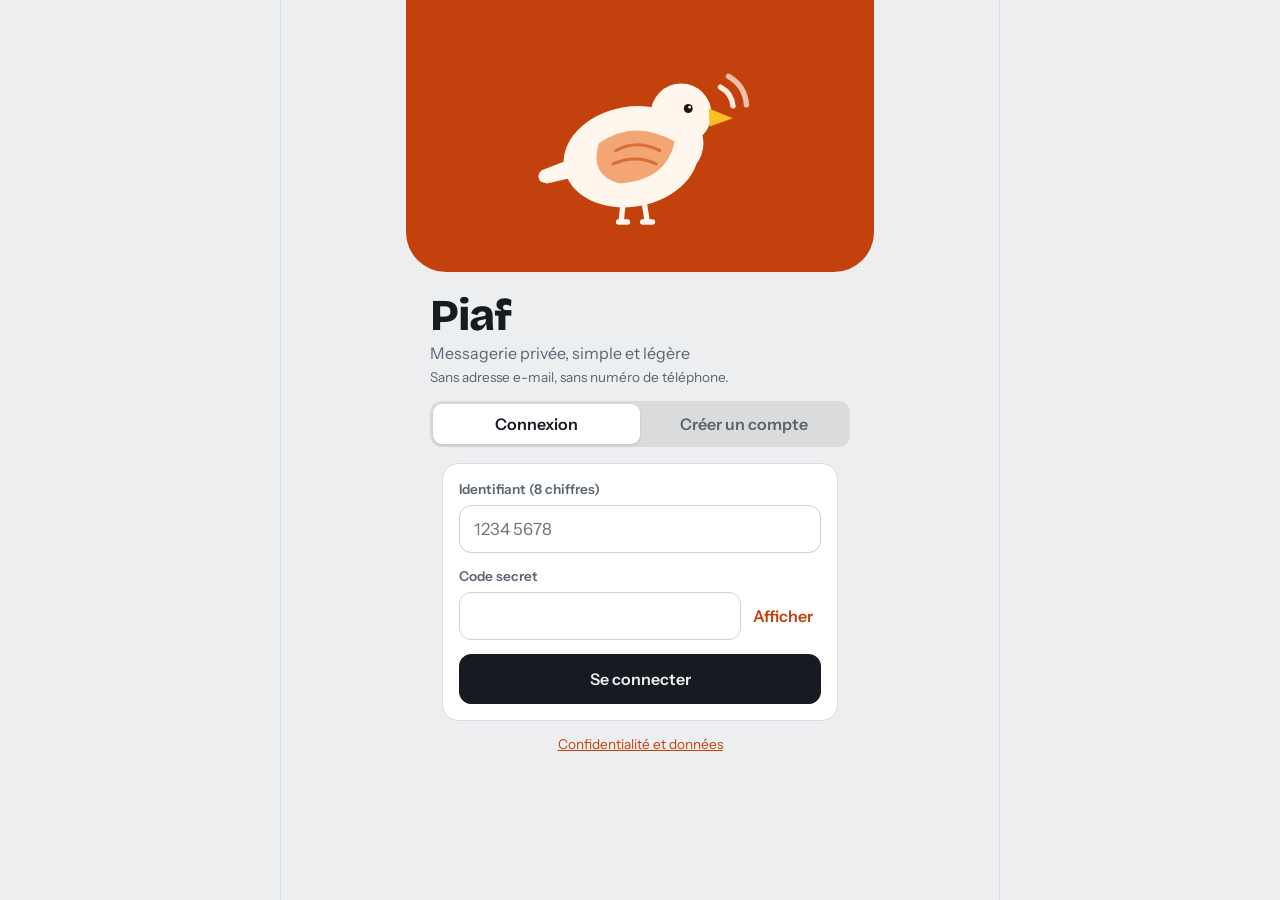
<file: index.html>
<!doctype html>
<html lang="fr">
<head>
  <meta charset="utf-8">
  <meta name="viewport" content="width=device-width, initial-scale=1, viewport-fit=cover, interactive-widget=resizes-content">
  <title>Piaf — messagerie privée</title>
  <meta name="description" content="Piaf : messagerie privée simple et légère.">
  <meta name="theme-color" content="#eceeef">
  <link rel="manifest" href="manifest.webmanifest">
  <link rel="icon" href="icons/icon.svg" type="image/svg+xml">
  <link rel="apple-touch-icon" href="icons/apple-touch-icon.png">
  <meta name="apple-mobile-web-app-capable" content="yes">
  <meta name="mobile-web-app-capable" content="yes">
  <meta name="apple-mobile-web-app-title" content="Piaf">
  <link rel="preload" href="fonts/bricolage-grotesque-latin-wght-normal.woff2" as="font" type="font/woff2" crossorigin>
  <link rel="preload" href="fonts/instrument-sans-latin-wght-normal.woff2" as="font" type="font/woff2" crossorigin>
  <link rel="stylesheet" href="style.css">
</head>
<body>
  <div id="shell">
    <div id="netbar" class="netbar" role="status" hidden></div>
    <main id="app"><div class="boot"><div class="spinner" role="status" aria-label="Chargement"></div></div></main>
  </div>
  <div id="layers"></div>
  <div id="toasts" aria-live="polite"></div>
  <noscript><p style="padding:24px">Piaf a besoin de JavaScript pour fonctionner.</p></noscript>
  <script src="vendor/supabase.js"></script>
  <script src="config.js"></script>
  <script src="app.js"></script>
  <script src="views-home.js"></script>
  <script src="views-chat.js"></script>
  <script src="views-groups.js"></script>
  <script src="views-extras.js"></script>
  <script src="assistant-calendar.js"></script>
  <script src="assistant-watch.js"></script>
  <script src="assistant-actions-kb.js"></script>
  <script src="assistant-kb.js"></script>
  <script src="assistant.js"></script>
  <script src="assistant-actions.js"></script>
</body>
</html>
</file>
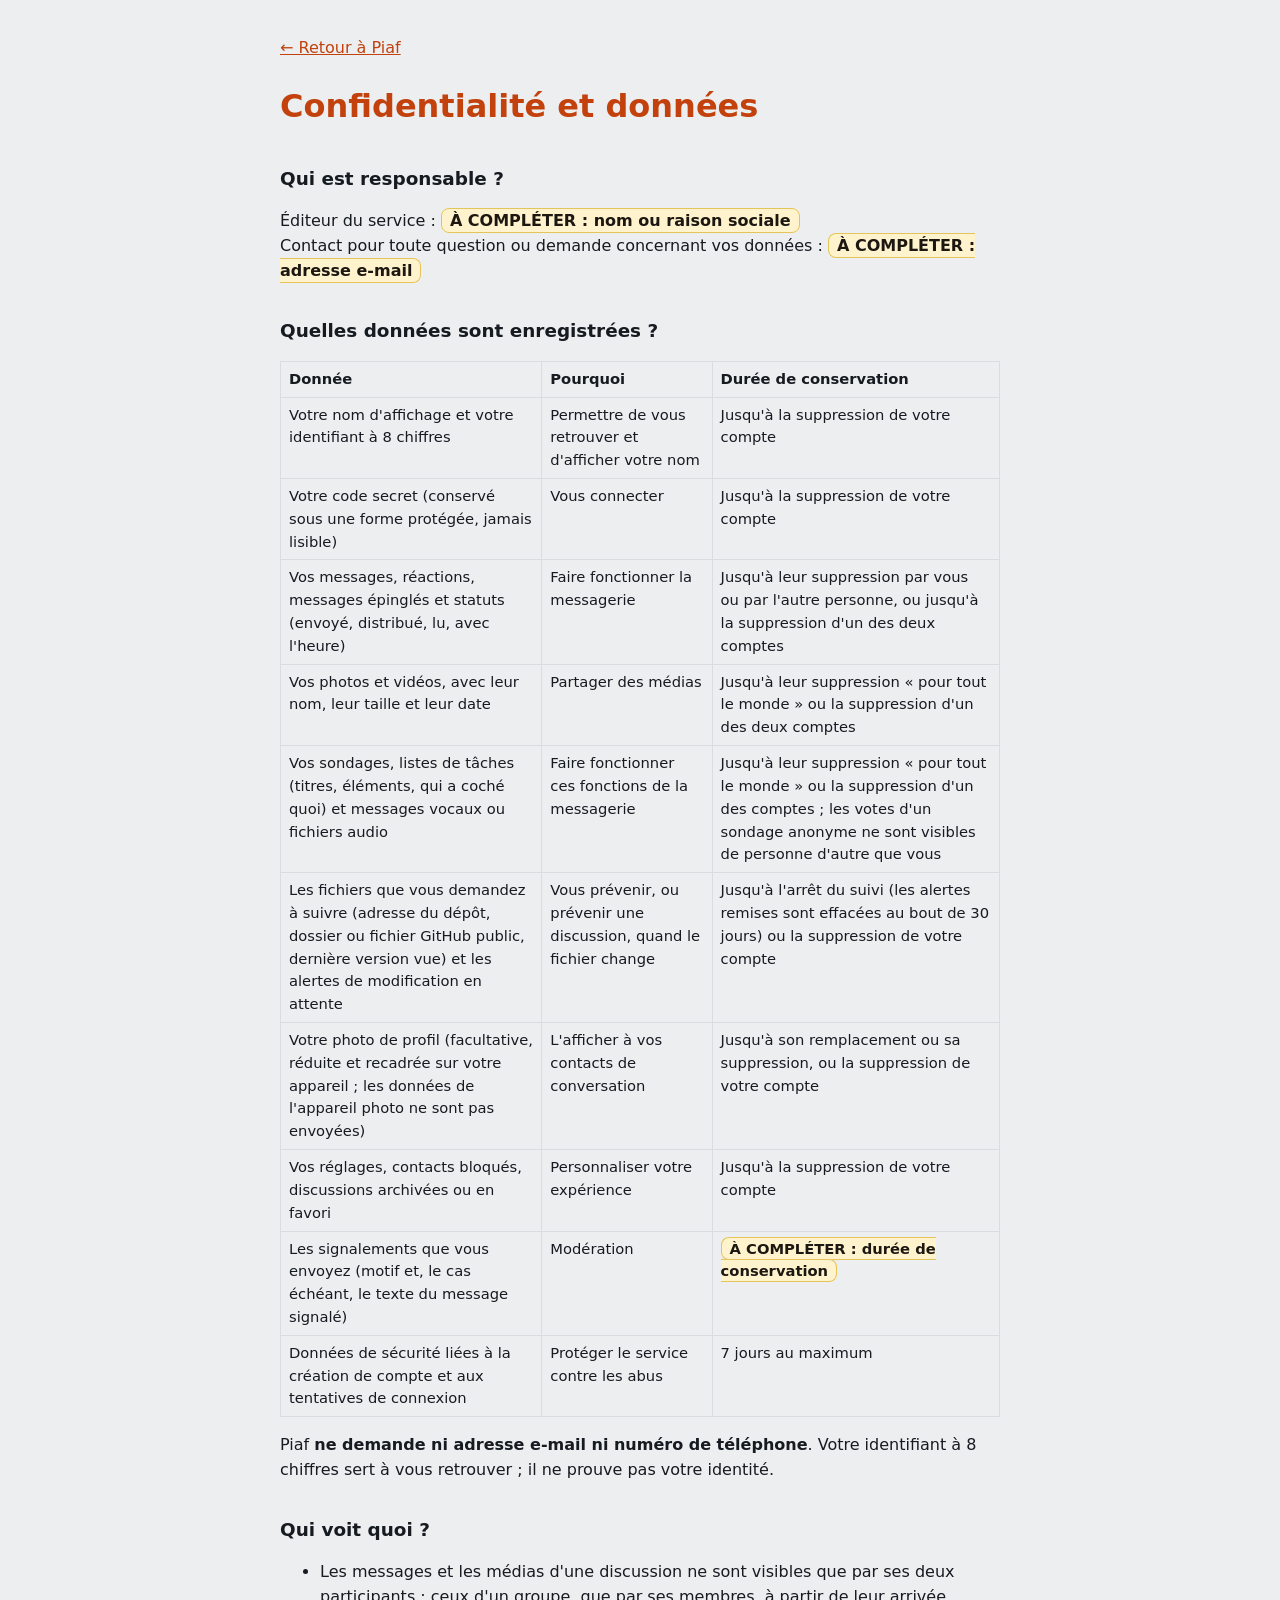
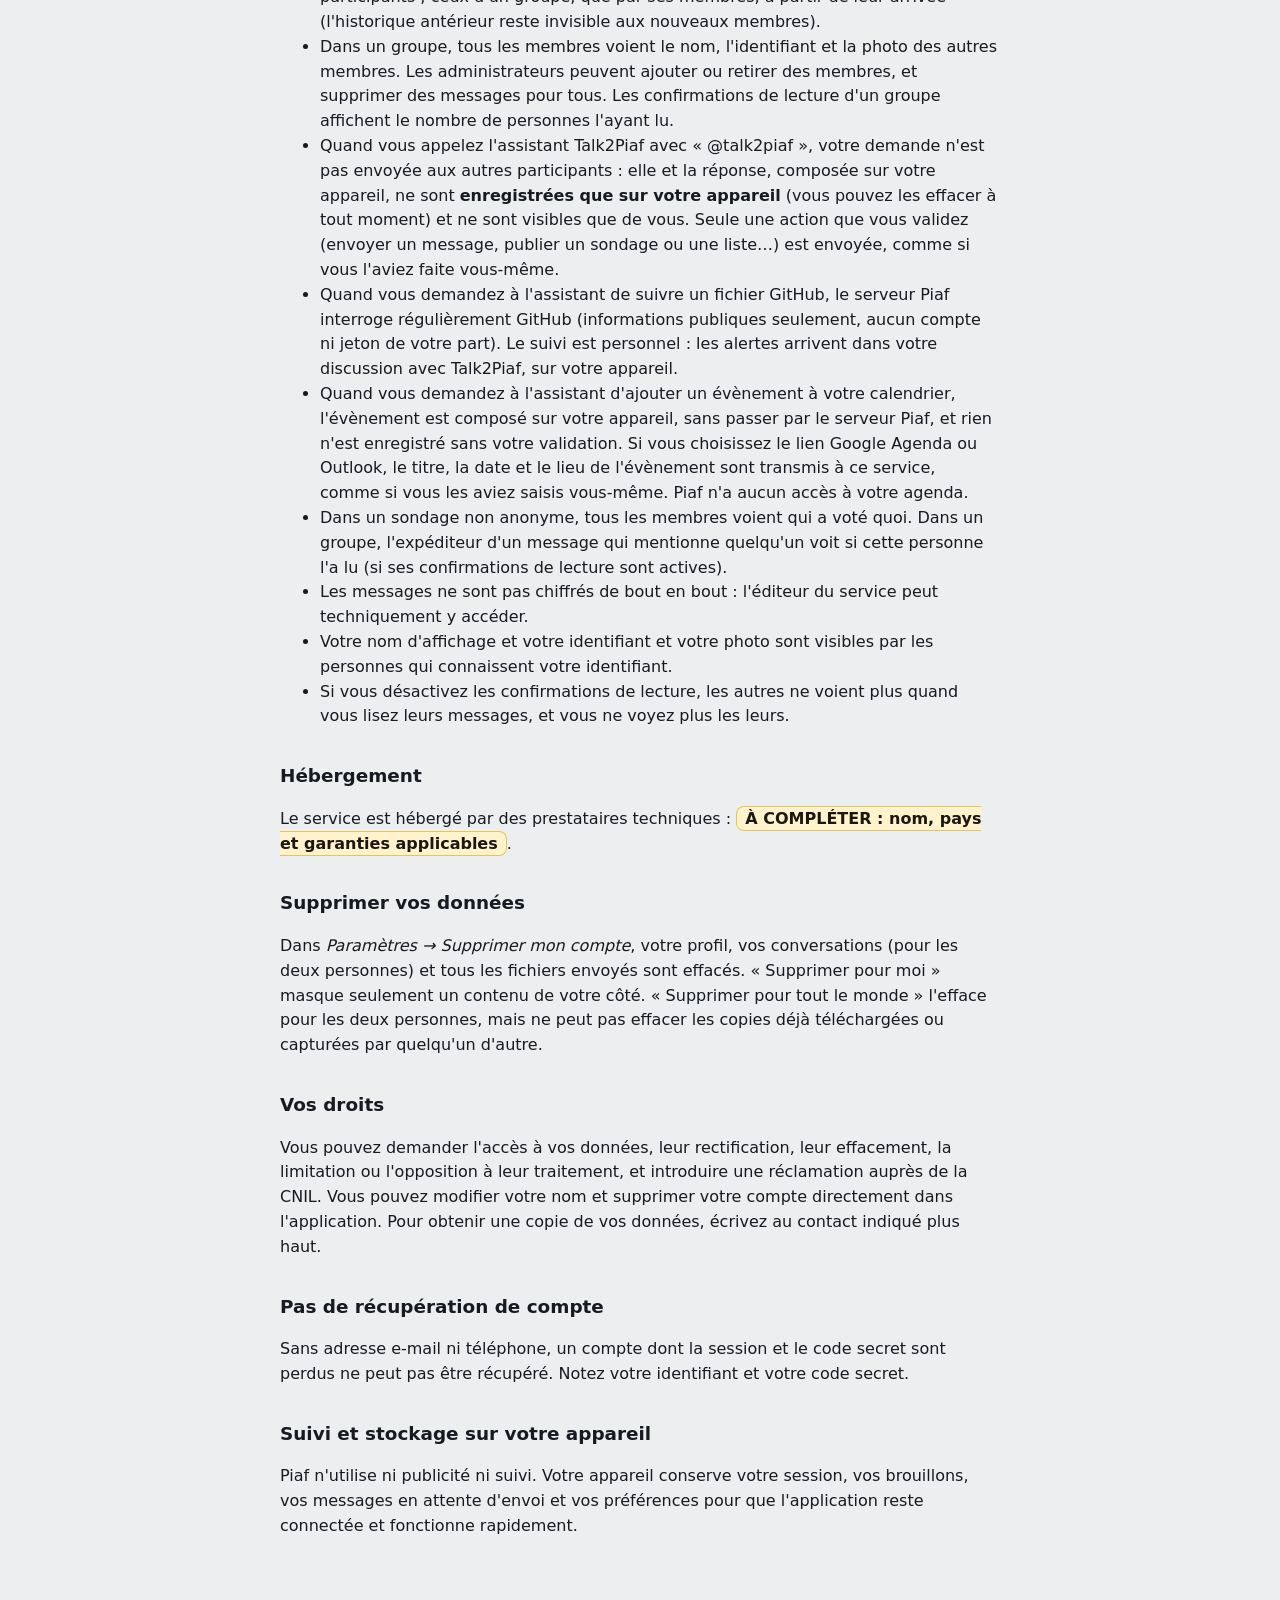
<file: privacy.html>
<!doctype html>
<html lang="fr">
<head>
  <meta charset="utf-8">
  <meta name="viewport" content="width=device-width, initial-scale=1">
  <title>Piaf — confidentialité et données</title>
  <style>
    body { font: 16px/1.55 system-ui, sans-serif; max-width: 720px; margin: 0 auto; padding: 20px 16px 48px; color: #161a21; background: #eceeef; }
    h1 { color: #c2410c; } h2 { margin-top: 1.8em; font-size: 1.15rem; } a { color: #c2410c; }
    .todo { background: #fff3cd; border: 1px solid #e6c45c; border-radius: 8px; padding: 2px 8px; font-weight: 600; color: #1d1712; }
    table { border-collapse: collapse; width: 100%; font-size: .92rem; } td, th { border: 1px solid #d9dde2; padding: 6px 8px; text-align: left; vertical-align: top; }
    @media (prefers-color-scheme: dark) { body { background: #17120e; color: #f4ece4; } td, th { border-color: #3a2f26; } }
  </style>
</head>
<body>
  <p><a href="./">← Retour à Piaf</a></p>
  <h1>Confidentialité et données</h1>

  <h2>Qui est responsable ?</h2>
  <p>Éditeur du service : <span class="todo">À COMPLÉTER : nom ou raison sociale</span><br>
     Contact pour toute question ou demande concernant vos données : <span class="todo">À COMPLÉTER : adresse e-mail</span></p>

  <h2>Quelles données sont enregistrées ?</h2>
  <table>
    <tr><th>Donnée</th><th>Pourquoi</th><th>Durée de conservation</th></tr>
    <tr><td>Votre nom d'affichage et votre identifiant à 8 chiffres</td><td>Permettre de vous retrouver et d'afficher votre nom</td><td>Jusqu'à la suppression de votre compte</td></tr>
    <tr><td>Votre code secret (conservé sous une forme protégée, jamais lisible)</td><td>Vous connecter</td><td>Jusqu'à la suppression de votre compte</td></tr>
    <tr><td>Vos messages, réactions, messages épinglés et statuts (envoyé, distribué, lu, avec l'heure)</td><td>Faire fonctionner la messagerie</td><td>Jusqu'à leur suppression par vous ou par l'autre personne, ou jusqu'à la suppression d'un des deux comptes</td></tr>
    <tr><td>Vos photos et vidéos, avec leur nom, leur taille et leur date</td><td>Partager des médias</td><td>Jusqu'à leur suppression « pour tout le monde » ou la suppression d'un des deux comptes</td></tr>
    <tr><td>Vos sondages, listes de tâches (titres, éléments, qui a coché quoi) et messages vocaux ou fichiers audio</td><td>Faire fonctionner ces fonctions de la messagerie</td><td>Jusqu'à leur suppression « pour tout le monde » ou la suppression d'un des comptes ; les votes d'un sondage anonyme ne sont visibles de personne d'autre que vous</td></tr>
    <tr><td>Les fichiers que vous demandez à suivre (adresse du dépôt, dossier ou fichier GitHub public, dernière version vue) et les alertes de modification en attente</td><td>Vous prévenir, ou prévenir une discussion, quand le fichier change</td><td>Jusqu'à l'arrêt du suivi (les alertes remises sont effacées au bout de 30 jours) ou la suppression de votre compte</td></tr>
    <tr><td>Votre photo de profil (facultative, réduite et recadrée sur votre appareil ; les données de l'appareil photo ne sont pas envoyées)</td><td>L'afficher à vos contacts de conversation</td><td>Jusqu'à son remplacement ou sa suppression, ou la suppression de votre compte</td></tr>
    <tr><td>Vos réglages, contacts bloqués, discussions archivées ou en favori</td><td>Personnaliser votre expérience</td><td>Jusqu'à la suppression de votre compte</td></tr>
    <tr><td>Les signalements que vous envoyez (motif et, le cas échéant, le texte du message signalé)</td><td>Modération</td><td><span class="todo">À COMPLÉTER : durée de conservation</span></td></tr>
    <tr><td>Données de sécurité liées à la création de compte et aux tentatives de connexion</td><td>Protéger le service contre les abus</td><td>7 jours au maximum</td></tr>
  </table>
  <p>Piaf <strong>ne demande ni adresse e-mail ni numéro de téléphone</strong>. Votre identifiant à 8 chiffres sert à vous retrouver ; il ne prouve pas votre identité.</p>

  <h2>Qui voit quoi ?</h2>
  <ul>
    <li>Les messages et les médias d'une discussion ne sont visibles que par ses deux participants ; ceux d'un groupe, que par ses membres, à partir de leur arrivée (l'historique antérieur reste invisible aux nouveaux membres).</li>
    <li>Dans un groupe, tous les membres voient le nom, l'identifiant et la photo des autres membres. Les administrateurs peuvent ajouter ou retirer des membres, et supprimer des messages pour tous. Les confirmations de lecture d'un groupe affichent le nombre de personnes l'ayant lu.</li>
    <li>Quand vous appelez l'assistant Talk2Piaf avec « @talk2piaf », votre demande n'est pas envoyée aux autres participants : elle et la réponse, composée sur votre appareil, ne sont <strong>enregistrées que sur votre appareil</strong> (vous pouvez les effacer à tout moment) et ne sont visibles que de vous. Seule une action que vous validez (envoyer un message, publier un sondage ou une liste…) est envoyée, comme si vous l'aviez faite vous-même.</li>
    <li>Quand vous demandez à l'assistant de suivre un fichier GitHub, le serveur Piaf interroge régulièrement GitHub (informations publiques seulement, aucun compte ni jeton de votre part). Le suivi est personnel : les alertes arrivent dans votre discussion avec Talk2Piaf, sur votre appareil.</li>
    <li>Quand vous demandez à l'assistant d'ajouter un évènement à votre calendrier, l'évènement est composé sur votre appareil, sans passer par le serveur Piaf, et rien n'est enregistré sans votre validation. Si vous choisissez le lien Google Agenda ou Outlook, le titre, la date et le lieu de l'évènement sont transmis à ce service, comme si vous les aviez saisis vous-même. Piaf n'a aucun accès à votre agenda.</li>
    <li>Dans un sondage non anonyme, tous les membres voient qui a voté quoi. Dans un groupe, l'expéditeur d'un message qui mentionne quelqu'un voit si cette personne l'a lu (si ses confirmations de lecture sont actives).</li>
    <li>Les messages ne sont pas chiffrés de bout en bout : l'éditeur du service peut techniquement y accéder.</li>
    <li>Votre nom d'affichage et votre identifiant et votre photo sont visibles par les personnes qui connaissent votre identifiant.</li>
    <li>Si vous désactivez les confirmations de lecture, les autres ne voient plus quand vous lisez leurs messages, et vous ne voyez plus les leurs.</li>
  </ul>

  <h2>Hébergement</h2>
  <p>Le service est hébergé par des prestataires techniques : <span class="todo">À COMPLÉTER : nom, pays et garanties applicables</span>.</p>

  <h2>Supprimer vos données</h2>
  <p>Dans <em>Paramètres → Supprimer mon compte</em>, votre profil, vos conversations (pour les deux personnes) et tous les fichiers envoyés sont effacés.
     « Supprimer pour moi » masque seulement un contenu de votre côté. « Supprimer pour tout le monde » l'efface pour les deux personnes, mais ne peut pas effacer les copies déjà téléchargées ou capturées par quelqu'un d'autre.</p>

  <h2>Vos droits</h2>
  <p>Vous pouvez demander l'accès à vos données, leur rectification, leur effacement, la limitation ou l'opposition à leur traitement, et introduire une réclamation auprès de la CNIL. Vous pouvez modifier votre nom et supprimer votre compte directement dans l'application. Pour obtenir une copie de vos données, écrivez au contact indiqué plus haut.</p>

  <h2>Pas de récupération de compte</h2>
  <p>Sans adresse e-mail ni téléphone, un compte dont la session et le code secret sont perdus ne peut pas être récupéré. Notez votre identifiant et votre code secret.</p>

  <h2>Suivi et stockage sur votre appareil</h2>
  <p>Piaf n'utilise ni publicité ni suivi. Votre appareil conserve votre session, vos brouillons, vos messages en attente d'envoi et vos préférences pour que l'application reste connectée et fonctionne rapidement.</p>
</body>
</html>
</file>
<file: style.css>
/* Piaf — styles. Mobile d'abord. Thème clair/sombre via variables.
   Nouveau look : gris cendré, bleu nuit, orange du moineau ; Bricolage Grotesque (titres) et Instrument Sans (texte), servies depuis /fonts. */
@font-face { font-family: 'Bricolage Grotesque'; src: url(fonts/bricolage-grotesque-latin-wght-normal.woff2) format('woff2'); font-weight: 200 800; font-style: normal; font-display: swap; }
@font-face { font-family: 'Instrument Sans'; src: url(fonts/instrument-sans-latin-wght-normal.woff2) format('woff2'); font-weight: 400 700; font-style: normal; font-display: swap; }
:root {
  --bg: #eceeef; --surface: #ffffff; --surface2: #f1f3f5; --ink: #161a21; --muted: #5b6472; --line: #d9dde2; --line-strong: #cbd1d8;
  --accent: #c2410c; --accent-ink: #ffffff; --accent-soft: #fce9dc; --mine: #1e2a3b; --theirs: #ffffff;
  --danger: #b42318; --ok: #1f7a4d; --shadow: 0 8px 28px rgba(22, 26, 33, .16);
  --r: 16px; --tap: 44px; --app-h: 100dvh; --app-top: 0px;
  --display: 'Bricolage Grotesque', 'Instrument Sans', system-ui, -apple-system, 'Segoe UI', sans-serif;
  --text: 'Instrument Sans', system-ui, -apple-system, 'Segoe UI', Roboto, sans-serif;
  color-scheme: light;
}
@media (prefers-color-scheme: dark) { :root:not([data-theme="light"]) { --bg: #17120e; --surface: #221b15; --surface2: #2b221b; --ink: #f4ece4; --muted: #b3a597; --line: #3a2f26; --line-strong: #4a3c30; --accent: #f97316; --accent-ink: #1a0e05; --accent-soft: #4a2410; --mine: #5a2a10; --theirs: #2b221b; --danger: #ff8a7a; --ok: #5bd69a; color-scheme: dark; } }
:root[data-theme="dark"] { --bg: #17120e; --surface: #221b15; --surface2: #2b221b; --ink: #f4ece4; --muted: #b3a597; --line: #3a2f26; --line-strong: #4a3c30; --accent: #f97316; --accent-ink: #1a0e05; --accent-soft: #4a2410; --mine: #5a2a10; --theirs: #2b221b; --danger: #ff8a7a; --ok: #5bd69a; color-scheme: dark; }

* { box-sizing: border-box; -webkit-tap-highlight-color: transparent; }
html, body { margin: 0; height: 100%; background: var(--bg); color: var(--ink); overscroll-behavior: none; }
body { position: fixed; inset: 0; overflow: hidden; font: 16px/1.4 system-ui, -apple-system, "Segoe UI", Roboto, sans-serif; }
#shell { position: fixed; left: 0; right: 0; top: var(--app-top); height: var(--app-h); display: flex; flex-direction: column; }
#app { flex: 1; min-height: 0; display: flex; flex-direction: column; }
button, input, textarea { font: inherit; color: inherit; }
button { cursor: pointer; }
a { color: var(--accent); }
h1, h2 { margin: 0; line-height: 1.2; } h2 { font-size: 1.1rem; }
:focus-visible { outline: 3px solid var(--accent); outline-offset: 2px; border-radius: 8px; }
.muted { color: var(--muted); } .small { font-size: .85rem; } .big { font-size: 1.15rem; } .center { text-align: center; } .pad { padding: 12px 16px; }
.ico { display: inline-flex; flex: none; } .ico svg { display: block; }
[hidden] { display: none !important; }

/* écrans */
.screen { flex: 1; min-height: 0; display: flex; flex-direction: column; padding-bottom: env(safe-area-inset-bottom); }
.topbar { display: flex; align-items: center; gap: 4px; min-height: 56px; padding: env(safe-area-inset-top) 8px 0 8px; background: var(--surface); border-bottom: 1px solid var(--line); flex: none; }
.topbar h1 { font-size: 1.15rem; flex: 1; } .logo { font-weight: 800; letter-spacing: -.02em; color: var(--accent); flex: 1; font-size: 1.4rem !important; padding-left: 8px; }
.icon-btn { width: var(--tap); height: var(--tap); border: 0; background: transparent; border-radius: 50%; display: inline-grid; place-items: center; flex: none; }
.icon-btn:active { background: var(--surface2); } .icon-btn.flip svg { transform: scaleX(-1); }
.scroll { flex: 1; overflow-y: auto; -webkit-overflow-scrolling: touch; }
.avatar { overflow: hidden; display: inline-grid; place-items: center; border-radius: 50%; flex: none; font-weight: 700; color: #fff; background: hsl(var(--hue, 20) 45% 42%); }
.avatar.sk { width: 44px; height: 44px; background: var(--surface2); }
.spinner { width: 28px; height: 28px; margin: 24px auto; border: 3px solid var(--line); border-top-color: var(--accent); border-radius: 50%; animation: spin .8s linear infinite; }
@keyframes spin { to { transform: rotate(360deg); } } @media (prefers-reduced-motion: reduce) { .spinner { animation-duration: 3s; } * { scroll-behavior: auto !important; } }
.boot { flex: 1; display: grid; place-content: center; text-align: center; gap: 12px; }
.netbar { background: var(--surface2); color: var(--muted); text-align: center; font-size: .85rem; padding: calc(4px + env(safe-area-inset-top)) 12px 4px; } .netbar.off { background: var(--danger); color: #fff; }

/* boutons et champs */
.btn { min-height: var(--tap); padding: 0 18px; border-radius: 12px; border: 1px solid var(--line); background: var(--surface); display: inline-flex; align-items: center; justify-content: center; gap: 6px; font-weight: 600; }
.btn.primary { background: var(--accent); color: var(--accent-ink); border-color: var(--accent); } .btn.danger { color: var(--danger); border-color: var(--danger); } .btn.primary.danger { background: var(--danger); color: #fff; }
.btn.block { width: 100%; } .btn.small { min-height: 36px; padding: 0 12px; } .btn:disabled { opacity: .55; }
.link-btn { border: 0; background: none; color: var(--accent); font-weight: 600; padding: 8px; min-height: 36px; }
.field { display: grid; gap: 6px; margin-bottom: 14px; } .field > span { font-size: .85rem; color: var(--muted); font-weight: 600; }
input[type=text], input[type=password], input[type=search], input:not([type]), textarea { width: 100%; min-height: var(--tap); padding: 10px 14px; border-radius: 12px; border: 1px solid var(--line); background: var(--surface); }
.secret-row { display: flex; align-items: center; gap: 4px; } .secret-row input { flex: 1; }
.form-error { color: var(--danger); margin: 8px 0; } .notice { background: var(--accent-soft); border-radius: 12px; padding: 10px 12px; font-size: .9rem; }
.card { background: var(--surface); border: 1px solid var(--line); border-radius: var(--r); padding: 16px; margin: 12px; }
.card h2 { margin-bottom: 10px; }
.tabs { display: flex; gap: 6px; padding: 8px 12px 0; flex: none; } .tab { flex: 1; min-height: 40px; border: 0; background: transparent; border-bottom: 3px solid transparent; font-weight: 600; color: var(--muted); } .tab.on { color: var(--accent); border-color: var(--accent); }
.badge { display: inline-block; min-width: 20px; padding: 1px 6px; margin-left: 6px; border-radius: 10px; background: var(--accent); color: var(--accent-ink); font-size: .75rem; font-weight: 700; text-align: center; }
.segmented { display: flex; background: var(--surface2); border-radius: 12px; padding: 3px; } .segmented button { flex: 1; min-height: 38px; border: 0; background: transparent; border-radius: 9px; font-weight: 600; color: var(--muted); } .segmented button.on { background: var(--surface); color: var(--ink); box-shadow: 0 1px 3px rgba(0,0,0,.12); }
.switch { width: 52px; height: 30px; border-radius: 15px; border: 0; background: var(--line); position: relative; flex: none; } .switch span { position: absolute; top: 3px; left: 3px; width: 24px; height: 24px; border-radius: 50%; background: #fff; transition: transform .15s; } .switch.on { background: var(--accent); } .switch.on span { transform: translateX(22px); }
.row { display: flex; align-items: center; justify-content: space-between; gap: 12px; padding: 8px 0; } .row-text { display: grid; gap: 2px; min-width: 0; }
.btn-row { display: flex; flex-wrap: wrap; gap: 8px; margin-top: 12px; } .profile-head { display: flex; align-items: center; gap: 14px; }
.settings-body { flex: 1; overflow-y: auto; padding-bottom: 24px; }

/* connexion */
.auth { overflow-y: auto; } .auth-inner { max-width: 420px; width: 100%; margin: 0 auto; padding: 24px 4px; }
.brand { text-align: center; padding: 12px; } .brand h1 { font-size: 2rem; color: var(--accent); letter-spacing: -.03em; } .brand-mark { display: inline-grid; place-items: center; width: 56px; height: 56px; border-radius: 16px; background: var(--accent); color: var(--accent-ink); margin-bottom: 6px; }
.brand-img { width: 84px; height: 84px; border-radius: 22px; display: block; margin: 0 auto 6px; }
.auth .tabs { padding: 0 12px; } .created { text-align: center; } .big-id { font-size: 2.2rem; font-weight: 800; letter-spacing: .08em; margin: 14px 0; color: var(--accent); font-variant-numeric: tabular-nums; }
.created .btn { margin-top: 10px; }

/* accueil */
.searchbar { display: flex; align-items: center; gap: 8px; margin: 8px 12px; padding: 0 12px; background: var(--surface2); border-radius: 12px; flex: none; } .searchbar input { border: 0; background: transparent; padding-left: 0; }
.conv-list, .results { flex: 1; overflow-y: auto; -webkit-overflow-scrolling: touch; padding-bottom: 96px; }
.conv { display: flex; align-items: center; border-bottom: 1px solid var(--line); } .conv.unread .conv-name, .conv.unread .conv-prev { font-weight: 700; color: var(--ink); }
.conv-open { flex: 1; min-width: 0; display: flex; align-items: center; gap: 12px; padding: 10px 4px 10px 14px; border: 0; background: transparent; text-align: left; min-height: 68px; width: 100%; }
.conv-main { flex: 1; min-width: 0; display: grid; grid-template-columns: minmax(0, 1fr); gap: 2px; } .conv-top, .conv-bot { display: flex; align-items: center; gap: 6px; justify-content: space-between; }
.conv-name { font-weight: 600; overflow: hidden; text-overflow: ellipsis; white-space: nowrap; } .conv-time { font-size: .78rem; color: var(--muted); flex: none; }
.conv-prev { color: var(--muted); overflow: hidden; text-overflow: ellipsis; white-space: nowrap; flex: 1; font-size: .92rem; } .conv-bot .ico { color: var(--muted); }
.skeleton { padding: 12px 14px; gap: 12px; } .sk-line { display: block; height: 12px; border-radius: 6px; background: var(--surface2); } .w60 { width: 60%; } .w90 { width: 90%; margin-top: 8px; }
.empty { text-align: center; padding: 48px 24px; display: grid; gap: 10px; justify-items: center; color: var(--muted); } .empty h2 { color: var(--ink); } .empty.small { padding: 24px; }
.fab { position: absolute; right: 18px; bottom: calc(18px + env(safe-area-inset-bottom)); width: 58px; height: 58px; border-radius: 18px; border: 0; background: var(--accent); color: var(--accent-ink); display: grid; place-items: center; box-shadow: var(--shadow); }
.home { position: relative; } .result { border-bottom: 1px solid var(--line); } .me-id { display: flex; align-items: center; gap: 10px; justify-content: center; padding: 12px; border-top: 1px solid var(--line); flex: none; }

/* conversation */
.chat-top { gap: 0; } .chat-title { flex: 1; min-width: 0; display: flex; align-items: center; gap: 10px; border: 0; background: transparent; text-align: left; min-height: var(--tap); }
.chat-title-text { display: grid; min-width: 0; } .chat-title-text strong { overflow: hidden; text-overflow: ellipsis; white-space: nowrap; }
.msgs-wrap { position: relative; flex: 1; min-height: 0; display: flex; } .msgs { flex: 1; overflow-y: auto; -webkit-overflow-scrolling: touch; overflow-anchor: none; padding: 8px 10px 12px; background: var(--bg); }
.msg-list { display: flex; flex-direction: column; } .day { text-align: center; margin: 14px 0 6px; font-size: .78rem; color: var(--muted); } .day span { background: var(--surface2); padding: 3px 10px; border-radius: 10px; }
.msg { display: flex; flex-direction: column; align-items: flex-start; margin-top: 2px; max-width: 100%; } .msg.mine { align-items: flex-end; } .msg.gap { margin-top: 10px; }
.bubble { max-width: min(84%, 520px); background: var(--theirs); border: 1px solid var(--line); border-radius: 6px 16px 16px 6px; padding: 7px 11px 5px; overflow-wrap: anywhere; user-select: text; cursor: pointer; }
.bubble.first { border-top-left-radius: 16px; } .bubble.last { border-bottom-left-radius: 16px; }
.bubble.mine { background: var(--mine); border-color: transparent; border-radius: 16px 6px 6px 16px; } .bubble.mine.first { border-top-right-radius: 16px; } .bubble.mine.last { border-bottom-right-radius: 16px; }
.text { white-space: pre-wrap; } .text.tomb { color: var(--muted); font-style: italic; } .fwd { font-size: .78rem; color: var(--muted); display: flex; align-items: center; gap: 4px; margin-bottom: 2px; }
.quote { display: grid; width: 100%; text-align: left; border: 0; border-left: 3px solid var(--accent); background: rgba(0,0,0,.05); border-radius: 6px; padding: 4px 8px; margin-bottom: 4px; font-size: .85rem; } .quote strong { color: var(--accent); } .quote span { color: var(--muted); overflow: hidden; text-overflow: ellipsis; white-space: nowrap; }
.meta { display: flex; align-items: center; justify-content: flex-end; gap: 5px; font-size: .7rem; color: var(--muted); margin-top: 1px; } .cap { font-size: .75rem; color: var(--muted); margin-top: 3px; }
.st { display: inline-flex; } .st.read { color: #2a8bd6; } .st.fail { color: var(--danger); }
.reacts { display: flex; gap: 4px; margin: -4px 8px 0; position: relative; z-index: 1; } .chip { border: 1px solid var(--line); background: var(--surface); border-radius: 12px; padding: 1px 7px; font-size: .85rem; min-height: 26px; } .chip.mine { background: var(--accent-soft); border-color: var(--accent); }
.media-box { display: grid; place-items: center; position: relative; width: min(64vw, 280px); aspect-ratio: 1; border: 0; padding: 0; background: var(--surface2); border-radius: 10px; overflow: hidden; color: var(--muted); } .media-box img, .media-box video { width: 100%; height: 100%; object-fit: cover; } .media-box .play { position: absolute; width: 52px; height: 52px; border-radius: 50%; background: rgba(0,0,0,.55); color: #fff; display: grid; place-items: center; }
.pill { position: absolute; left: 50%; bottom: 10px; transform: translateX(-50%); border: 0; background: var(--accent); color: var(--accent-ink); border-radius: 18px; padding: 8px 14px; box-shadow: var(--shadow); display: flex; align-items: center; gap: 4px; font-weight: 600; }
.pinbar { display: flex; align-items: center; gap: 8px; padding: 6px 12px; background: var(--accent-soft); flex: none; } .pin-text { flex: 1; min-width: 0; border: 0; background: transparent; text-align: left; display: grid; font-size: .85rem; } .pin-text span { overflow: hidden; text-overflow: ellipsis; white-space: nowrap; }
.flash .bubble { animation: flash 1.5s; } @keyframes flash { 0%, 60% { box-shadow: 0 0 0 4px var(--accent); } 100% { box-shadow: 0 0 0 0 transparent; } }
.searchpanel { position: absolute; inset: calc(56px + env(safe-area-inset-top)) 0 0 0; background: var(--bg); z-index: 5; display: flex; flex-direction: column; } .hit { display: grid; gap: 2px; width: 100%; padding: 12px 16px; border: 0; border-bottom: 1px solid var(--line); background: transparent; text-align: left; }
.chat { position: relative; }

/* compositeur */
.composer { flex: none; background: var(--surface); border-top: 1px solid var(--line); } .composer-row { display: flex; align-items: flex-end; gap: 4px; padding: 6px 8px; } .composer textarea { resize: none; max-height: 140px; min-height: var(--tap); padding-top: 11px; line-height: 1.3; }
.send { width: var(--tap); height: var(--tap); border-radius: 50%; border: 0; background: var(--accent); color: var(--accent-ink); display: grid; place-items: center; flex: none; } .send:disabled { opacity: .45; }
.replybar { display: flex; align-items: center; gap: 8px; padding: 6px 12px; border-bottom: 1px solid var(--line); background: var(--surface2); } .rb-text { flex: 1; min-width: 0; display: grid; font-size: .85rem; } .rb-text span { color: var(--muted); overflow: hidden; text-overflow: ellipsis; white-space: nowrap; }
.tray { padding: 8px 12px; border-bottom: 1px solid var(--line); } .tray-items { display: flex; gap: 8px; overflow-x: auto; padding-bottom: 6px; } .tray-item { position: relative; flex: none; width: 72px; height: 72px; border-radius: 10px; overflow: hidden; background: var(--surface2); display: grid; place-items: center; } .tray-item img { width: 100%; height: 100%; object-fit: cover; }
.tray-sz { position: absolute; left: 3px; bottom: 3px; font-size: .65rem; background: rgba(0,0,0,.6); color: #fff; border-radius: 6px; padding: 0 4px; } .tray-x { position: absolute; top: 2px; right: 2px; width: 26px; height: 26px; border-radius: 50%; border: 0; background: rgba(0,0,0,.6); color: #fff; display: grid; place-items: center; }
.tray-foot { display: flex; align-items: center; justify-content: space-between; gap: 8px; }
.uploads { padding: 6px 12px; display: grid; gap: 6px; border-bottom: 1px solid var(--line); } .upload { display: flex; align-items: center; gap: 8px; } .up-main { flex: 1; min-width: 0; display: grid; gap: 4px; } .up-name { overflow: hidden; text-overflow: ellipsis; white-space: nowrap; font-size: .85rem; }
.bar { display: block; height: 6px; border-radius: 3px; background: var(--surface2); overflow: hidden; } .bar > i { display: block; height: 100%; background: var(--accent); transition: width .15s; } .bar.big { height: 10px; border-radius: 5px; } .bar.warn > i { background: var(--danger); }
.composer.blocked textarea { opacity: .6; }

/* calques : feuilles, dialogues, visionneuse */
#layers { position: fixed; inset: 0; z-index: 50; pointer-events: none; } .layer { position: fixed; inset: 0; display: flex; align-items: flex-end; justify-content: center; pointer-events: auto; } .backdrop { position: absolute; inset: 0; background: rgba(20, 10, 3, .5); }
.sheet, .modal { position: relative; background: var(--surface); width: 100%; max-width: 560px; max-height: 88%; overflow-y: auto; box-shadow: var(--shadow); }
.sheet { border-radius: 20px 20px 0 0; padding: 8px 8px calc(12px + env(safe-area-inset-bottom)); } .sheet-grip { width: 40px; height: 4px; border-radius: 2px; background: var(--line); margin: 4px auto 10px; } .sheet-title { text-align: center; font-weight: 700; padding: 0 12px 8px; }
.sheet-item { display: flex; align-items: center; gap: 14px; width: 100%; min-height: 52px; padding: 0 16px; border: 0; background: transparent; border-radius: 12px; text-align: left; } .sheet-item:active { background: var(--surface2); } .sheet-item.danger { color: var(--danger); } .sheet-item:disabled { opacity: .5; } .sheet-list hr { border: 0; border-top: 1px solid var(--line); margin: 4px 8px; }
.react-row { display: flex; justify-content: space-around; padding: 6px 4px 10px; } .react-row button { font-size: 1.6rem; width: 48px; height: 48px; border-radius: 50%; border: 0; background: var(--surface2); }
.profile-card { display: grid; justify-items: center; gap: 4px; padding: 8px 12px 12px; }
.modal { align-self: center; margin: 16px; border-radius: 20px; padding: 20px; width: calc(100% - 32px); } .modal h2 { margin-bottom: 10px; } .modal-body p { margin: 0 0 10px; } .modal-actions { display: flex; justify-content: flex-end; gap: 8px; margin-top: 14px; } .err-list { padding-left: 18px; margin: 0; }
.viewer { position: relative; width: 100%; height: 100%; background: #000; color: #fff; display: flex; flex-direction: column; } .viewer-bar { display: flex; align-items: center; gap: 4px; padding: env(safe-area-inset-top) 6px 0; min-height: 56px; } .viewer-bar .icon-btn { color: #fff; } .viewer-info { flex: 1; min-width: 0; display: grid; font-size: .85rem; } .viewer-info strong { overflow: hidden; text-overflow: ellipsis; white-space: nowrap; } .viewer-info span { opacity: .75; }
.viewer-stage { flex: 1; min-height: 0; display: grid; place-items: center; } .viewer-stage img, .viewer-stage video { max-width: 100%; max-height: 100%; object-fit: contain; } .viewer-err { opacity: .8; }
.viewer-nav { position: absolute; left: 0; right: 0; top: 50%; display: flex; justify-content: space-between; padding: 0 6px; pointer-events: none; } .viewer-nav .icon-btn { pointer-events: auto; color: #fff; background: rgba(0,0,0,.4); }
#toasts { position: fixed; left: 0; right: 0; bottom: calc(86px + env(safe-area-inset-bottom)); display: grid; justify-items: center; gap: 8px; z-index: 80; pointer-events: none; padding: 0 16px; } .toast { background: #2b2118; color: #fff; padding: 10px 16px; border-radius: 12px; max-width: 520px; box-shadow: var(--shadow); font-size: .92rem; } .toast.error { background: var(--danger); color: #fff; }

/* galerie */
.usage { margin-bottom: 6px; } .usage-top { display: flex; justify-content: space-between; gap: 8px; margin-bottom: 8px; flex-wrap: wrap; } .filters { padding: 0 12px; display: grid; gap: 0; }
.grid { display: grid; grid-template-columns: repeat(3, 1fr); gap: 3px; padding: 6px 12px; } .tile { position: relative; aspect-ratio: 1; border: 0; padding: 0; background: var(--surface2); border-radius: 6px; overflow: hidden; } .tile img, .tile video { width: 100%; height: 100%; object-fit: cover; }
.tile-sz { position: absolute; right: 3px; bottom: 3px; font-size: .68rem; background: rgba(0,0,0,.65); color: #fff; border-radius: 6px; padding: 1px 5px; display: inline-flex; align-items: center; gap: 2px; } .grid .empty { grid-column: 1 / -1; }
@media (min-width: 720px) { #shell { max-width: 720px; margin: 0 auto; border-left: 1px solid var(--line); border-right: 1px solid var(--line); } .grid { grid-template-columns: repeat(4, 1fr); } .layer { align-items: center; } .sheet { border-radius: 20px; } }

.avatar img { width: 100%; height: 100%; object-fit: cover; display: block; }
.avatar-edit { position: relative; border: 0; background: none; padding: 0; cursor: pointer; border-radius: 50%; }
.avatar-badge { position: absolute; right: -2px; bottom: -2px; width: 24px; height: 24px; border-radius: 50%; display: grid; place-items: center; background: var(--accent, #c2410c); color: #fff; border: 2px solid var(--bg, #fff); }

/* groupes */
.group-new { margin: 0 12px 8px; align-self: flex-start; }
.pick-list { padding-bottom: 8px; } .pick-h { margin: 12px 16px 4px; font-size: .8rem; text-transform: uppercase; letter-spacing: .04em; color: var(--muted); }
.pick { display: flex; align-items: center; gap: 12px; width: 100%; padding: 8px 16px; border: 0; background: transparent; text-align: left; min-height: 60px; }
.pick:active { background: var(--surface2); } .pick .check { width: 24px; height: 24px; border-radius: 50%; border: 2px solid var(--line); display: grid; place-items: center; flex: none; }
.pick.on .check { background: var(--accent); border-color: var(--accent); color: var(--accent-ink); }
.pick-count { padding-top: 0; padding-bottom: 4px; } .pick-foot { padding: 10px 16px; border-top: 1px solid var(--line); background: var(--surface); } .pick-foot .btn { width: 100%; }
.group-head { display: flex; flex-direction: column; align-items: center; gap: 8px; text-align: center; }
.members { display: flex; flex-direction: column; } .member { display: flex; align-items: center; gap: 12px; width: 100%; padding: 8px 0; border: 0; background: transparent; text-align: left; min-height: 56px; }
.member:disabled { opacity: 1; cursor: default; } .badge.soft { background: var(--accent-soft); color: var(--accent); }
.sysmsg { text-align: center; margin: 10px 24px; } .sysmsg span { display: inline-block; background: var(--surface2); color: var(--muted); font-size: .8rem; padding: 4px 12px; border-radius: 12px; }
.sender { font-size: .8rem; font-weight: 700; margin-bottom: 2px; }
.st.part { gap: 2px; align-items: center; } .st.part small { font-size: .7rem; }

/* Talk2Piaf dans la liste et dans sa discussion */
.avatar.t2p { background: #2a1710; } .avatar.t2a { background: #251d63; } .conv-name .tag { display: inline-block; margin-left: 7px; padding: 1px 7px; border-radius: 8px; background: var(--accent-soft); color: var(--accent); font-size: .68rem; font-weight: 700; vertical-align: 1px; letter-spacing: .01em; }
.t2p-extras { display: grid; gap: 6px; margin: 5px 0 2px 2px; max-width: min(92%, 560px); } .t2p-acts, .t2p-links, .t2p-chips { display: flex; flex-wrap: wrap; gap: 6px; }
.t2p-act { min-height: 40px; padding: 0 15px; border-radius: 6px; border: 0; background: var(--accent); color: var(--accent-ink); font: inherit; font-weight: 600; font-size: .92rem; text-align: left; cursor: pointer; } .t2p-act:disabled { opacity: .6; cursor: default; } .t2p-act.done { background: var(--ok); color: #fff; opacity: 1; } .t2p-act.done::before { content: '✓ '; }
.t2p-link { display: inline-flex; align-items: center; min-height: 38px; padding: 0 13px; border-radius: 6px; border: 1px solid var(--accent); color: var(--accent); text-decoration: none; font-weight: 600; font-size: .9rem; } .t2p-link::after { content: '↗'; margin-left: 6px; }
.t2p-chip { min-height: 36px; padding: 0 13px; border-radius: 6px; border: 1px solid var(--line); background: var(--surface); color: var(--ink); font: inherit; font-size: .88rem; text-align: left; cursor: pointer; } .t2p-chip:hover { background: var(--accent-soft); }
.t2p-typing { display: inline-flex; gap: 4px; padding: 6px 2px; color: var(--muted); } .t2p-typing i { width: 7px; height: 7px; border-radius: 50%; background: currentColor; animation: t2pDot 1s infinite; } .t2p-typing i:nth-child(2) { animation-delay: .14s; } .t2p-typing i:nth-child(3) { animation-delay: .28s; } @keyframes t2pDot { 0%, 70%, 100% { opacity: .25; transform: translateY(0); } 35% { opacity: 1; transform: translateY(-2px); } }
.t2p-welcome { display: grid; justify-items: center; gap: 4px; text-align: center; padding: 18px 12px 4px; color: var(--muted); } .t2p-welcome img { width: 84px; height: 84px; border-radius: 50%; box-shadow: var(--shadow); }
/* groupes : photo carrée ; cadrage de la photo */
.avatar.sq { border-radius: 16%; } .avatar-edit.sq { border-radius: 16%; } .avatar-edit.sq .avatar-badge { right: -6px; bottom: -6px; }
.crop-wrap { display: flex; justify-content: center; padding: 4px 0 10px; }
.crop-cv { display: block; background: var(--surface2); touch-action: none; cursor: grab; box-shadow: 0 0 0 3px var(--accent, #c2410c); }
.crop-cv.round { border-radius: 50%; } .crop-cv.sq { border-radius: 16%; }
.crop-zoom-row { display: flex; align-items: center; gap: 12px; margin: 4px 4px 8px; } .crop-zoom { flex: 1; min-height: 36px; accent-color: var(--accent, #c2410c); }

/* mentions et réponses locales de Talk2Piaf */
.mention { font-weight: 700; border-radius: 5px; padding: 0 2px; background: color-mix(in srgb, currentColor 13%, transparent); } .mention.me { background: color-mix(in srgb, var(--accent, #c2410c) 28%, transparent); } .mention.t2p { color: var(--accent, #c2410c); }
.mention-pop { display: flex; flex-direction: column; max-height: 232px; overflow-y: auto; padding: 4px 6px; border-bottom: 1px solid var(--line); background: var(--surface); }
.mention-item { display: flex; align-items: center; gap: 10px; min-height: 44px; padding: 0 8px; border: 0; background: transparent; border-radius: 10px; text-align: left; color: inherit; } .mention-item.on, .mention-item:active { background: var(--surface2); }
.mention-name { font-weight: 600; flex: 1; overflow: hidden; text-overflow: ellipsis; white-space: nowrap; }
.t2p-name { color: var(--accent, #c2410c); }
/* Talk2Piaf dans une discussion : demande et réponse locales, style à part (pointillés), effaçables */
.bubble.t2p-bubble { border-style: dashed; border-width: 1.5px; border-color: color-mix(in srgb, var(--accent) 55%, var(--line)); background: color-mix(in srgb, var(--accent) 6%, var(--surface)); color: var(--ink); }
.bubble.t2p-ask { border-radius: 16px 6px 16px 16px; background: transparent; } .bubble.t2p-say { border-radius: 6px 16px 16px 16px; }
.bubble.t2p-bubble .sender { display: flex; align-items: center; gap: 6px; } .bubble.t2p-bubble .sender .avatar { margin: 0; }
.t2p-extras.mine { margin: 5px 2px 2px auto; justify-content: flex-end; } .t2p-extras.mine .t2p-acts, .t2p-extras.mine .t2p-links { justify-content: flex-end; }
.t2p-act.done { opacity: .5; }
/* aperçus modifiables de Talk2Piaf Actions */
.t2pa-edit { max-height: min(62vh, 560px); overflow-y: auto; padding: 2px 2px 0; } .t2pa-edit .field { margin-bottom: 12px; } .t2pa-edit textarea { width: 100%; padding: 10px 12px; border-radius: 8px; border: 1px solid var(--line); background: var(--surface); color: inherit; resize: vertical; }
.t2pa-edit input[type=text], .t2pa-edit input[type=datetime-local] { width: 100%; min-height: var(--tap); padding: 0 12px; border-radius: 8px; border: 1px solid var(--line); background: var(--surface); color: inherit; font: inherit; }
.t2pa-edit select { margin-top: 0; } .t2pa-lbl { font-size: .85rem; color: var(--muted); font-weight: 600; }
.t2pa-rows { display: grid; gap: 8px; } .t2pa-row { display: flex; gap: 6px; align-items: center; } .t2pa-row input { flex: 1; min-width: 0; }
.t2pa-x { flex: none; width: 40px; min-height: 40px; border-radius: 8px; border: 1px solid var(--line); background: var(--surface); color: var(--muted); font: inherit; cursor: pointer; }
.modal-actions { flex-wrap: wrap; }

.conv-top > *, .conv-bot > * { min-width: 0; } .conv-prev { display: block; min-width: 0; }

/* ---- mentions : nom coloré sans « @ », signal fort pour la personne mentionnée, suivi de lecture pour l'expéditeur ---- */
.mention { padding: 0 3px; }
.bubble.mentioned-me { border-color: var(--accent); box-shadow: inset 4px 0 0 var(--accent); background: color-mix(in srgb, var(--accent) 10%, var(--theirs)); }
.mention-flag { display: flex; align-items: center; gap: 4px; font-size: .78rem; font-weight: 700; color: var(--accent); margin-bottom: 2px; }
.mention-seen { display: flex; flex-wrap: wrap; align-items: center; gap: 2px 10px; margin-top: 3px; font-size: .76rem; color: var(--muted); }
.mention-seen .ms.ok { color: var(--ok); font-weight: 600; }
.badge.at { background: var(--accent-soft); color: var(--accent); min-width: 22px; }

/* ---- sélection multiple ---- */
.bubble { -webkit-touch-callout: none; -webkit-user-select: none; user-select: none; }
.selbar { gap: 4px; } .selbar .sel-count { flex: 1; font-size: 1.05rem; }
.icon-btn:disabled { opacity: .35; }
.bubble.selected { outline: 2px solid var(--accent); outline-offset: 1px; }

/* ---- assistant public, formulaires, sondages, listes, audio ---- */
.bubble.assistant { border-color: color-mix(in srgb, var(--accent) 45%, var(--line)); }
.form-stack { display: grid; gap: 4px; } .chk-group { display: grid; gap: 8px; margin: 6px 0 12px; }
.chk { display: flex; align-items: flex-start; gap: 10px; min-height: 36px; } .chk input { width: 22px; height: 22px; margin: 1px 0 0; accent-color: var(--accent); flex: none; } .chk small { display: block; }
.opt-list { display: grid; gap: 8px; margin-bottom: 8px; } .opt-row { display: flex; align-items: center; gap: 4px; } .opt-row input { flex: 1; }
input[type=datetime-local] { width: 100%; min-height: var(--tap); padding: 8px 12px; border-radius: 12px; border: 1px solid var(--line); background: var(--surface); }
.form-error { color: var(--danger); } textarea { font: inherit; }
.poll, .todo { display: grid; gap: 6px; width: min(68vw, 290px); max-width: 100%; padding: 2px 0; }
.poll-q, .todo-head { display: flex; align-items: center; gap: 8px; } .todo-head strong, .poll-q strong { flex: 1; } .poll-tags { margin-top: -2px; }
.poll-opt { position: relative; display: flex; align-items: center; gap: 8px; width: 100%; min-height: 44px; padding: 6px 10px; border: 1px solid var(--line); border-radius: 10px; background: var(--surface); text-align: left; overflow: hidden; }
.poll-opt.on { border-color: var(--accent); } .poll-opt:disabled { opacity: .85; cursor: default; }
.poll-bar { position: absolute; left: 0; bottom: 0; height: 4px; width: 100%; background: transparent; } .poll-bar i { display: block; height: 100%; background: var(--accent); opacity: .7; transition: width .2s; }
.poll-mark { flex: none; width: 20px; height: 20px; border-radius: 50%; border: 2px solid var(--muted); display: grid; place-items: center; color: var(--accent-ink); } .poll-mark.sq { border-radius: 5px; }
.poll-opt.on .poll-mark { background: var(--accent); border-color: var(--accent); } .poll-label { flex: 1; } .poll-count { font-weight: 700; }
.poll-voters { padding: 0 4px; } .poll-foot { display: flex; align-items: center; justify-content: space-between; gap: 8px; }
.todo-prog { height: 4px; } .todo-item { display: flex; align-items: flex-start; gap: 8px; }
.todo-check { flex: none; width: 28px; height: 28px; margin-top: 4px; border-radius: 8px; border: 2px solid var(--muted); background: var(--surface); display: grid; place-items: center; color: var(--accent-ink); padding: 0; }
.todo-item.done .todo-check { background: var(--accent); border-color: var(--accent); } .todo-check:disabled { opacity: .6; }
.todo-text { flex: 1; display: flex; flex-wrap: wrap; align-items: baseline; gap: 2px 8px; min-height: 36px; padding: 6px 2px; border: 0; background: none; text-align: left; } .todo-text:disabled { opacity: 1; cursor: default; }
.todo-item.done .todo-text > span:first-child { text-decoration: line-through; color: var(--muted); }
.todo-who { font-size: .76rem; font-weight: 700; color: var(--accent); background: var(--accent-soft); border-radius: 8px; padding: 0 6px; } .todo-by { font-size: .74rem; }
/* messages vocaux : lecteur à forme d'onde */
.audio { display: flex; align-items: center; gap: 12px; width: min(72vw, 290px); max-width: 100%; padding: 2px 0; }
.au-play { flex: none; width: 46px; height: 46px; border-radius: 50%; border: 0; background: var(--accent); color: var(--accent-ink); display: grid; place-items: center; padding: 0; box-shadow: 0 2px 6px color-mix(in srgb, var(--accent) 40%, transparent); transition: transform .12s, box-shadow .12s; }
.au-play:active { transform: scale(.92); } .au-play.on { box-shadow: 0 0 0 5px color-mix(in srgb, var(--accent) 22%, transparent); }
.au-main { flex: 1; min-width: 0; display: grid; gap: 5px; }
.au-wave { display: flex; align-items: center; gap: 2px; height: 34px; cursor: pointer; touch-action: none; border-radius: 6px; }
.au-wave i { flex: 1; min-width: 2px; border-radius: 3px; background: color-mix(in srgb, var(--accent) 32%, transparent); transition: background .15s; }
.au-wave i.done { background: var(--accent); } .au-wave:focus-visible { outline: 2px solid var(--accent); outline-offset: 2px; }
.au-meta { display: flex; align-items: center; gap: 8px; font-size: .76rem; color: var(--muted); }
.au-name { flex: 1; min-width: 0; display: flex; align-items: center; gap: 5px; overflow: hidden; text-overflow: ellipsis; white-space: nowrap; }
.au-time { font-variant-numeric: tabular-nums; font-weight: 600; }
.au-speed { border: 0; background: var(--accent-soft); color: var(--accent); border-radius: 10px; padding: 0 9px; min-height: 22px; font-size: .72rem; font-weight: 800; }
.recbar { display: flex; align-items: center; gap: 8px; padding: 6px 8px; }
.rec-pill { flex: 1; min-width: 0; display: flex; align-items: center; gap: 10px; padding: 0 14px; height: 44px; border-radius: 22px; background: var(--surface2); }
.rec-live { flex: 1; display: flex; align-items: center; gap: 2px; height: 28px; min-width: 0; } .rec-live i { flex: 1; min-width: 2px; height: 8%; border-radius: 3px; background: var(--accent); transition: height .07s; }
/* groupes : photo de profil à côté des messages reçus */
.msg.grp { flex-direction: row; align-items: flex-start; gap: 6px; }
.msg-av { flex: none; width: 26px; height: 26px; display: inline-grid; margin-top: 2px; } .msg-av.nav { visibility: hidden; }
.msg-col { flex: 1; min-width: 0; display: flex; flex-direction: column; align-items: flex-start; }
.rec-dot { flex: none; width: 12px; height: 12px; border-radius: 50%; background: var(--danger); animation: recblink 1s infinite; }
@keyframes recblink { 50% { opacity: .25; } } .rec-time { font-variant-numeric: tabular-nums; font-weight: 700; } .rec-hint { flex: 1; }
.tile.audio-tile { display: grid; place-items: center; gap: 4px; padding: 6px; background: var(--surface2); } .tile.audio-tile .tile-name { font-size: .7rem; max-width: 100%; overflow: hidden; text-overflow: ellipsis; white-space: nowrap; }
@media (prefers-reduced-motion: reduce) { .rec-dot { animation: none; } .rec-live i, .au-play { transition: none; } }

.poll-foot .link-btn { white-space: nowrap; padding: 8px 4px; font-size: .9rem; }

/* Talk2Piaf : avatar dans les bulles, filtres de recherche */
.t2p-name .avatar { vertical-align: -4px; margin-right: 6px; display: inline-flex; }
.search-tags { display: flex; flex-wrap: wrap; gap: 6px; padding: 8px 12px 0; } .search-tags[hidden] { display: none; }
select { width: 100%; min-height: var(--tap); padding: 0 12px; border-radius: 8px; border: 1px solid var(--line); background: var(--surface); color: inherit; font: inherit; margin-top: 8px; }
.card > select + .row-text, .card > .btn + .row-text { margin-top: 14px; }

/* ================= Nouveau look (surcouche : s'applique après les règles ci-dessus) ================= */
body { font-family: var(--text); }
h1, h2, .sheet-title, .modal h2 { font-family: var(--display); letter-spacing: -.01em; }
.avatar { font-family: var(--display); }
.avatar.sq, .avatar-edit.sq { border-radius: 30%; }
input[type=text], input[type=password], input[type=search], input:not([type]), textarea, select, input[type=datetime-local] { border-color: var(--line-strong); }
.btn { border-color: var(--line-strong); }

/* barres du haut, accueil */
.topbar { min-height: 60px; padding-left: 6px; padding-right: 8px; }
.topbar h1 { font-size: 1.15rem; font-weight: 700; }
.logo-mark { width: 38px; height: 38px; border-radius: 11px; flex: none; margin-left: 12px; }
.logo { font-size: 2rem !important; font-weight: 700; letter-spacing: -.02em; line-height: 1; }
.home { background: var(--bg); }
.home > .topbar { background: transparent; border-bottom: 0; min-height: 66px; padding-top: calc(env(safe-area-inset-top) + 10px); }
.home .searchbar { background: var(--surface); border: 1px solid var(--line); margin: 6px 20px 4px; }
.home .tabs.small { gap: 8px; padding: 10px 20px 12px; }
.home .tabs.small .tab { flex: none; min-height: 36px; padding: 0 14px; border: 1px solid var(--line-strong); border-radius: 10px; background: var(--surface); color: var(--ink); font-size: .9rem; }
.home .tabs.small .tab.on { background: var(--ink); border-color: var(--ink); color: var(--bg); }
.home .conv-list { background: var(--surface); border-radius: 22px 22px 0 0; padding-top: 8px; }
.conv { border-bottom: 0; }
.conv-open { min-height: 74px; padding: 9px 4px 9px 20px; }
.conv-name { font-size: 1.03rem; font-weight: 600; }
.conv.unread .conv-name { font-weight: 700; }
.conv-time { font-variant-numeric: tabular-nums; }
.conv.unread .conv-time { color: var(--accent); font-weight: 700; }
.conv-name .tag { margin-left: 8px; padding: 1px 6px; border: 1px solid currentColor; border-radius: 5px; background: transparent; color: var(--accent); font-size: .66rem; font-weight: 700; letter-spacing: .07em; text-transform: uppercase; line-height: 1.3; }
.conv-name .tag.mute { color: var(--muted); }
.badge { display: inline-grid; place-items: center; min-width: 22px; height: 22px; padding: 0 6px; margin-left: 0; border-radius: 7px; font-size: .75rem; line-height: 1; font-variant-numeric: tabular-nums; }
.tab .badge { margin-left: 7px; }
.badge.soft, .badge.at { background: var(--accent-soft); color: var(--accent); }
.fab { border-radius: 18px; box-shadow: 0 12px 26px color-mix(in srgb, var(--accent) 38%, transparent); }

/* discussion : bulles à queue, composeur */
.chat-title-text strong { font-family: var(--display); font-size: 1.1rem; letter-spacing: -.01em; }
.day span { background: color-mix(in srgb, var(--ink) 9%, var(--bg)); color: var(--muted); font-weight: 600; border-radius: 9px; }
.bubble { border-radius: 6px 18px 18px 6px; padding: 8px 13px 6px; }
.bubble.first { border-top-left-radius: 18px; }
.bubble.last { border-bottom-left-radius: 6px; }
.bubble.mine { border-radius: 18px 6px 6px 18px; }
.bubble.mine.first { border-top-right-radius: 18px; }
.bubble.mine.last { border-bottom-right-radius: 6px; }
/* mes bulles sont sombres : les variables de texte et de surface sont redéfinies localement, tout ce qu'elles contiennent (sondages, listes, audio, citation) suit */
.bubble.mine:not(.t2p-bubble) { --ink: #f4f6f8; --muted: #b7c2d1; --surface: rgba(255, 255, 255, .09); --surface2: rgba(255, 255, 255, .14); --line: rgba(255, 255, 255, .24); --accent: #f4a25c; --accent-ink: #1a0e05; --accent-soft: rgba(244, 162, 92, .2); color: var(--ink); }
.bubble.mine .quote { background: rgba(255, 255, 255, .1); }
.bubble.mine .st.read { color: #8cc3f0; }
.poll-q strong, .todo-head strong { font-family: var(--display); font-size: 1.05rem; letter-spacing: -.01em; }
.composer { background: var(--surface); }
.composer textarea { border-radius: 14px; background: var(--surface2); }
.send { border-radius: 14px; }

/* Talk2Piaf : écran toujours sombre et chaud, demandes et réponses en pointillés */
.t2p-screen { --bg: #17120e; --surface: #221b15; --surface2: #2b221b; --ink: #f4ece4; --muted: #b3a597; --line: #3a2f26; --line-strong: #4a3c30; --accent: #f97316; --accent-ink: #1a0e05; --accent-soft: #4a2410; --theirs: #2b221b; --danger: #ff8a7a; --ok: #5bd69a; background: var(--bg); color: var(--ink); color-scheme: dark; }
.bubble.t2p-bubble.t2p-ask.first.last { border-radius: 18px 18px 6px 18px; }
.bubble.t2p-bubble.t2p-say.first.last { border-radius: 18px 18px 18px 6px; }
.t2p-act, .t2p-chip, .t2p-link { border-radius: 8px; }

/* connexion : panneau orange et moineau */
.auth { padding: 0; }
.auth-inner { max-width: 468px; padding: 0 24px 24px; }
.brand { padding: 0; text-align: left; }
.brand-panel { display: grid; place-items: center; margin: 0 -24px 22px; padding: calc(env(safe-area-inset-top) + 28px) 0 24px; background: var(--accent); border-radius: 0 0 40px 40px; }
.brand-panel .brand-img { width: min(220px, 58vw); height: auto; margin: 0; border-radius: 0; }
.brand h1 { margin-bottom: 4px; font-size: 2.75rem; font-weight: 800; letter-spacing: -.03em; line-height: 1; color: var(--ink); }
.brand p { margin: 0 0 4px; }
.auth .tabs { gap: 0; margin: 14px 0 16px; padding: 3px; border-radius: 12px; background: color-mix(in srgb, var(--ink) 9%, var(--bg)); }
.auth .tab { flex: 1; min-height: 40px; border: 0; border-radius: 9px; color: var(--muted); }
.auth .tab.on { background: var(--surface); color: var(--ink); box-shadow: 0 1px 3px rgba(22, 26, 33, .14); }
.auth input { min-height: 48px; font-size: 1.05rem; }
.auth .btn.primary { background: var(--ink); border-color: var(--ink); color: var(--bg); min-height: 50px; }
</file>
